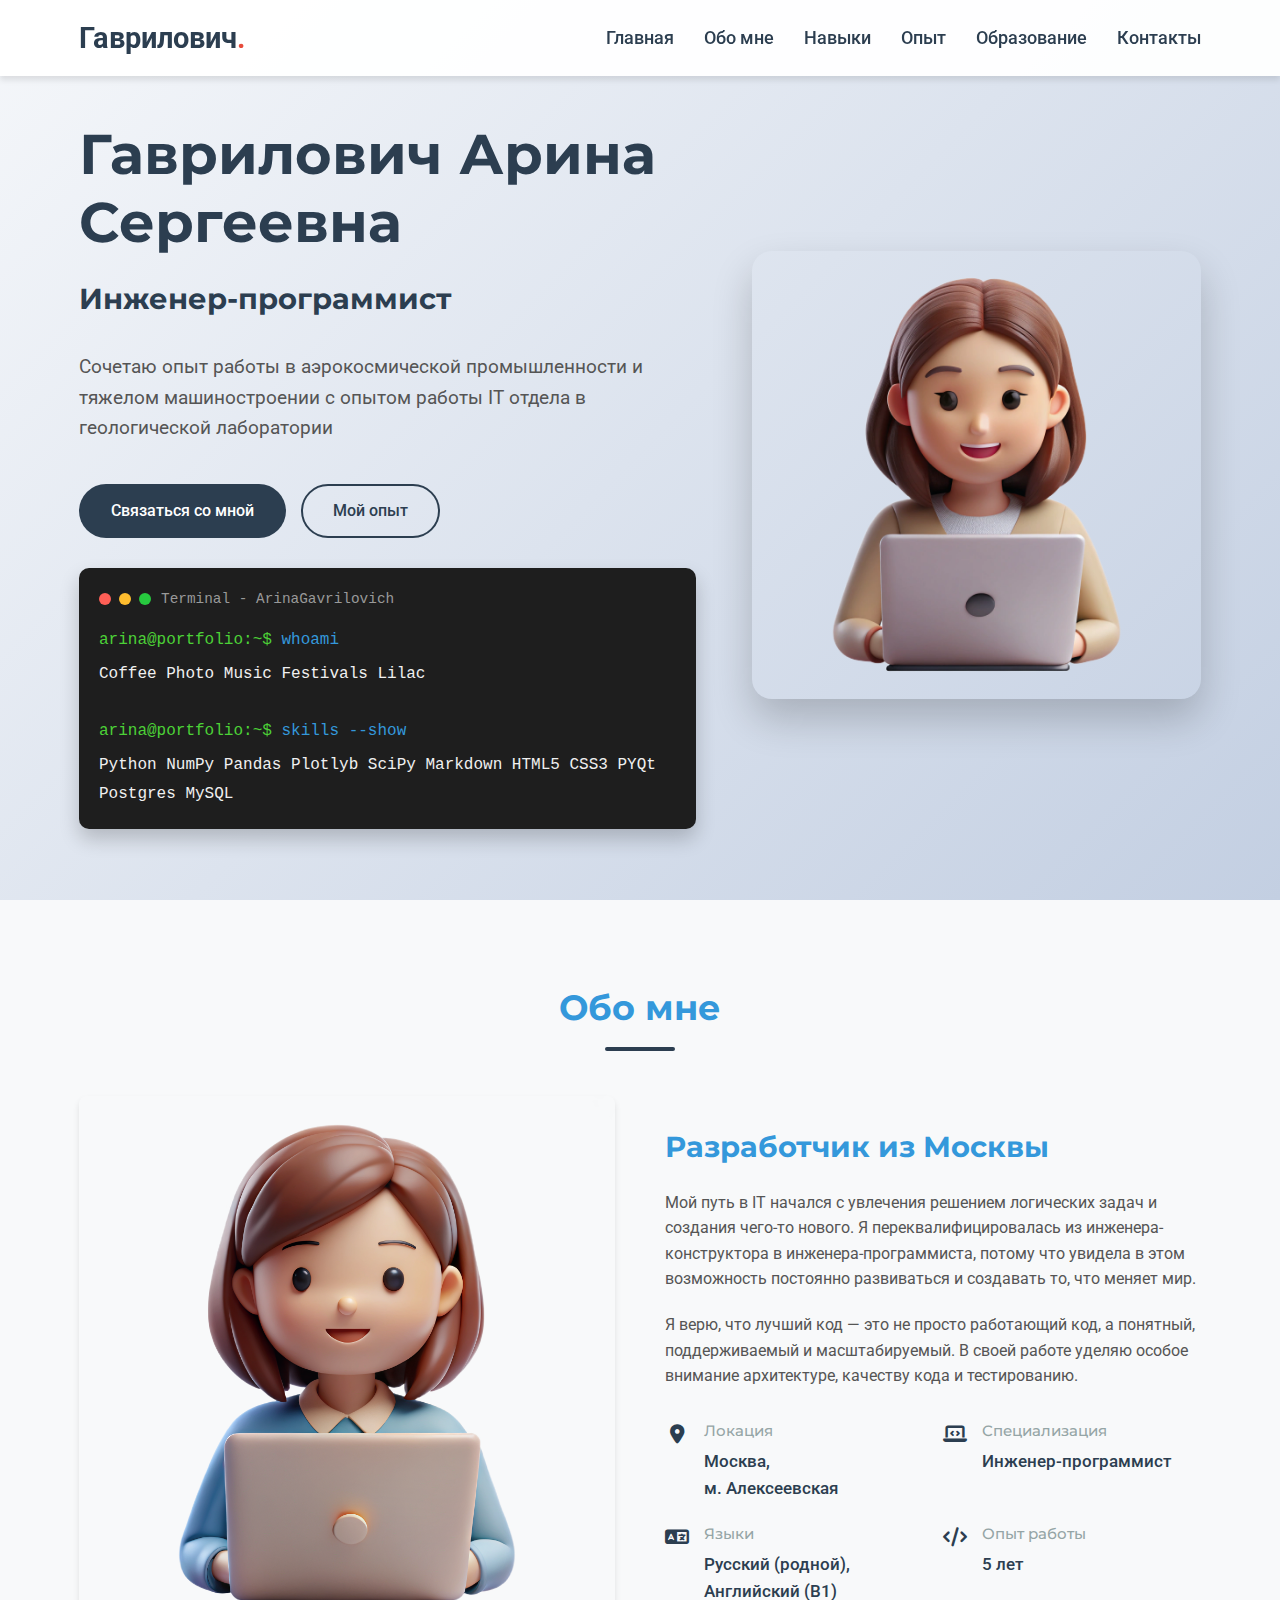
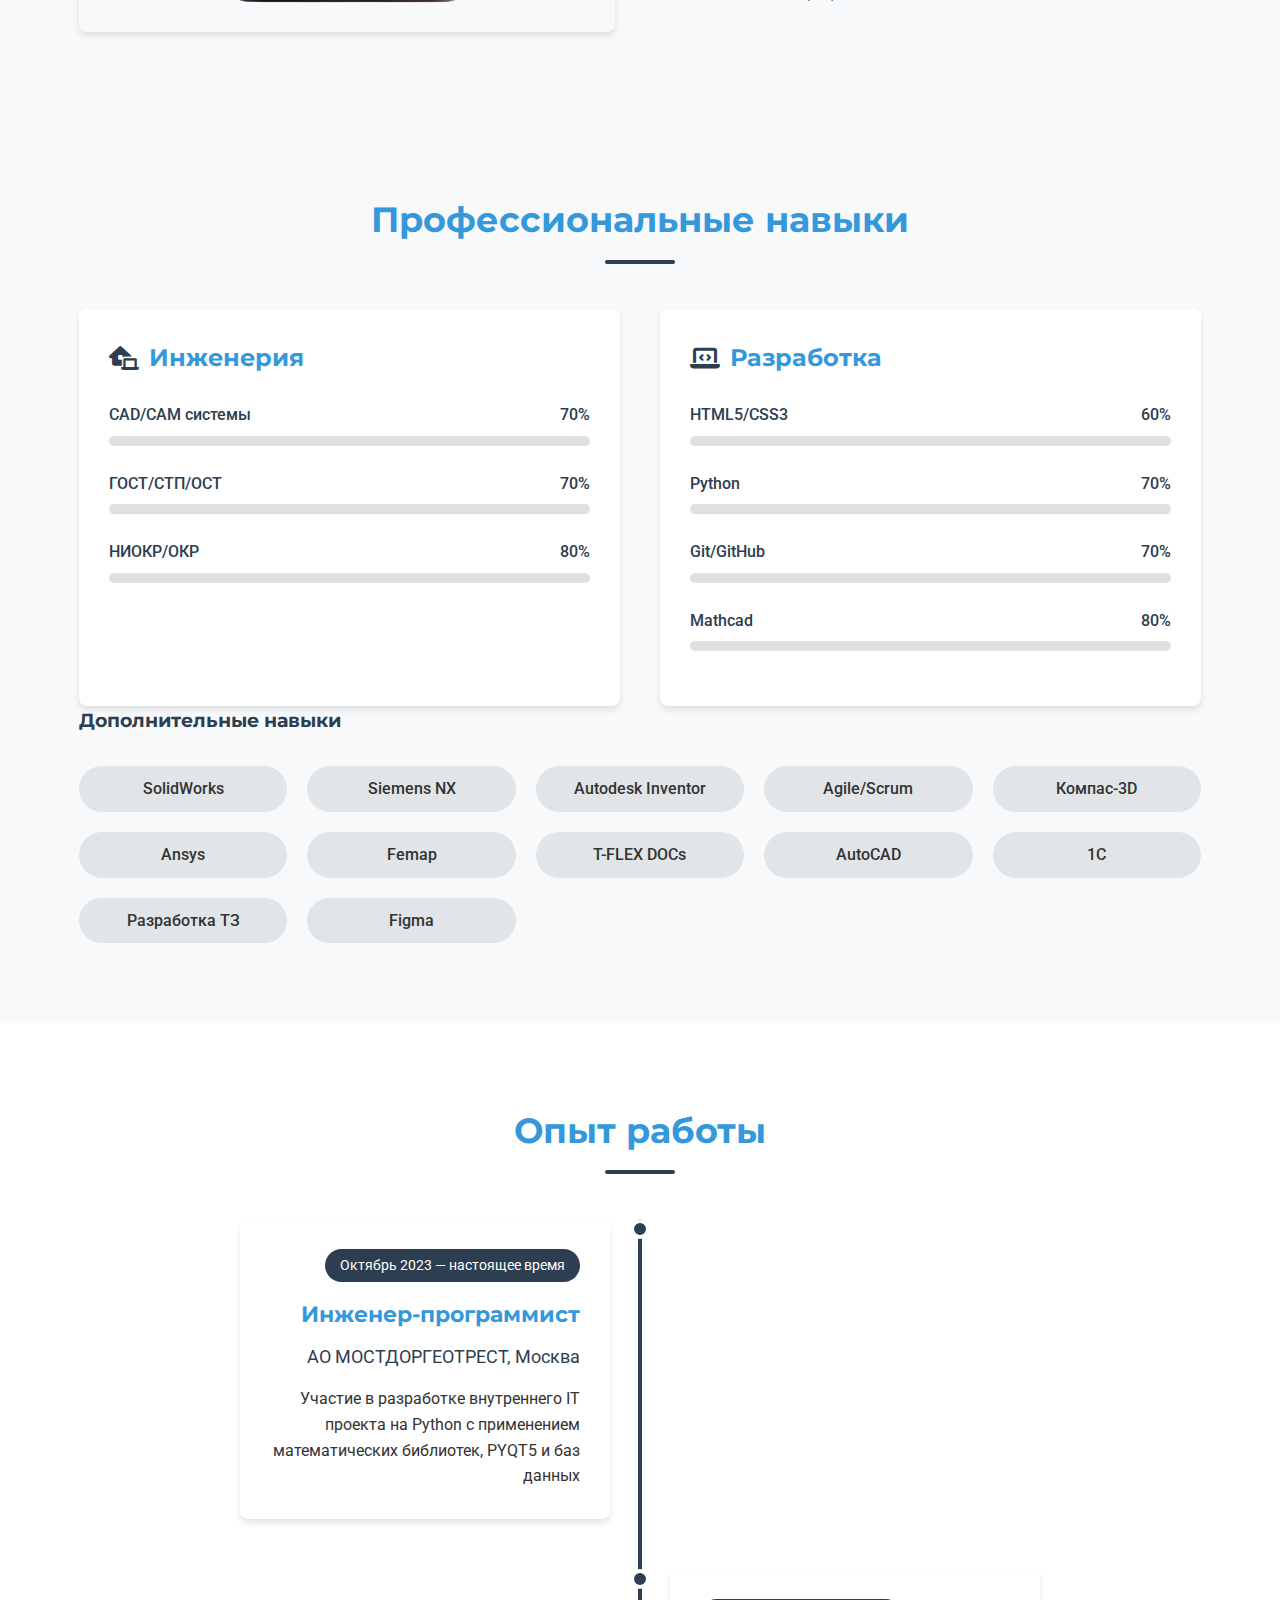
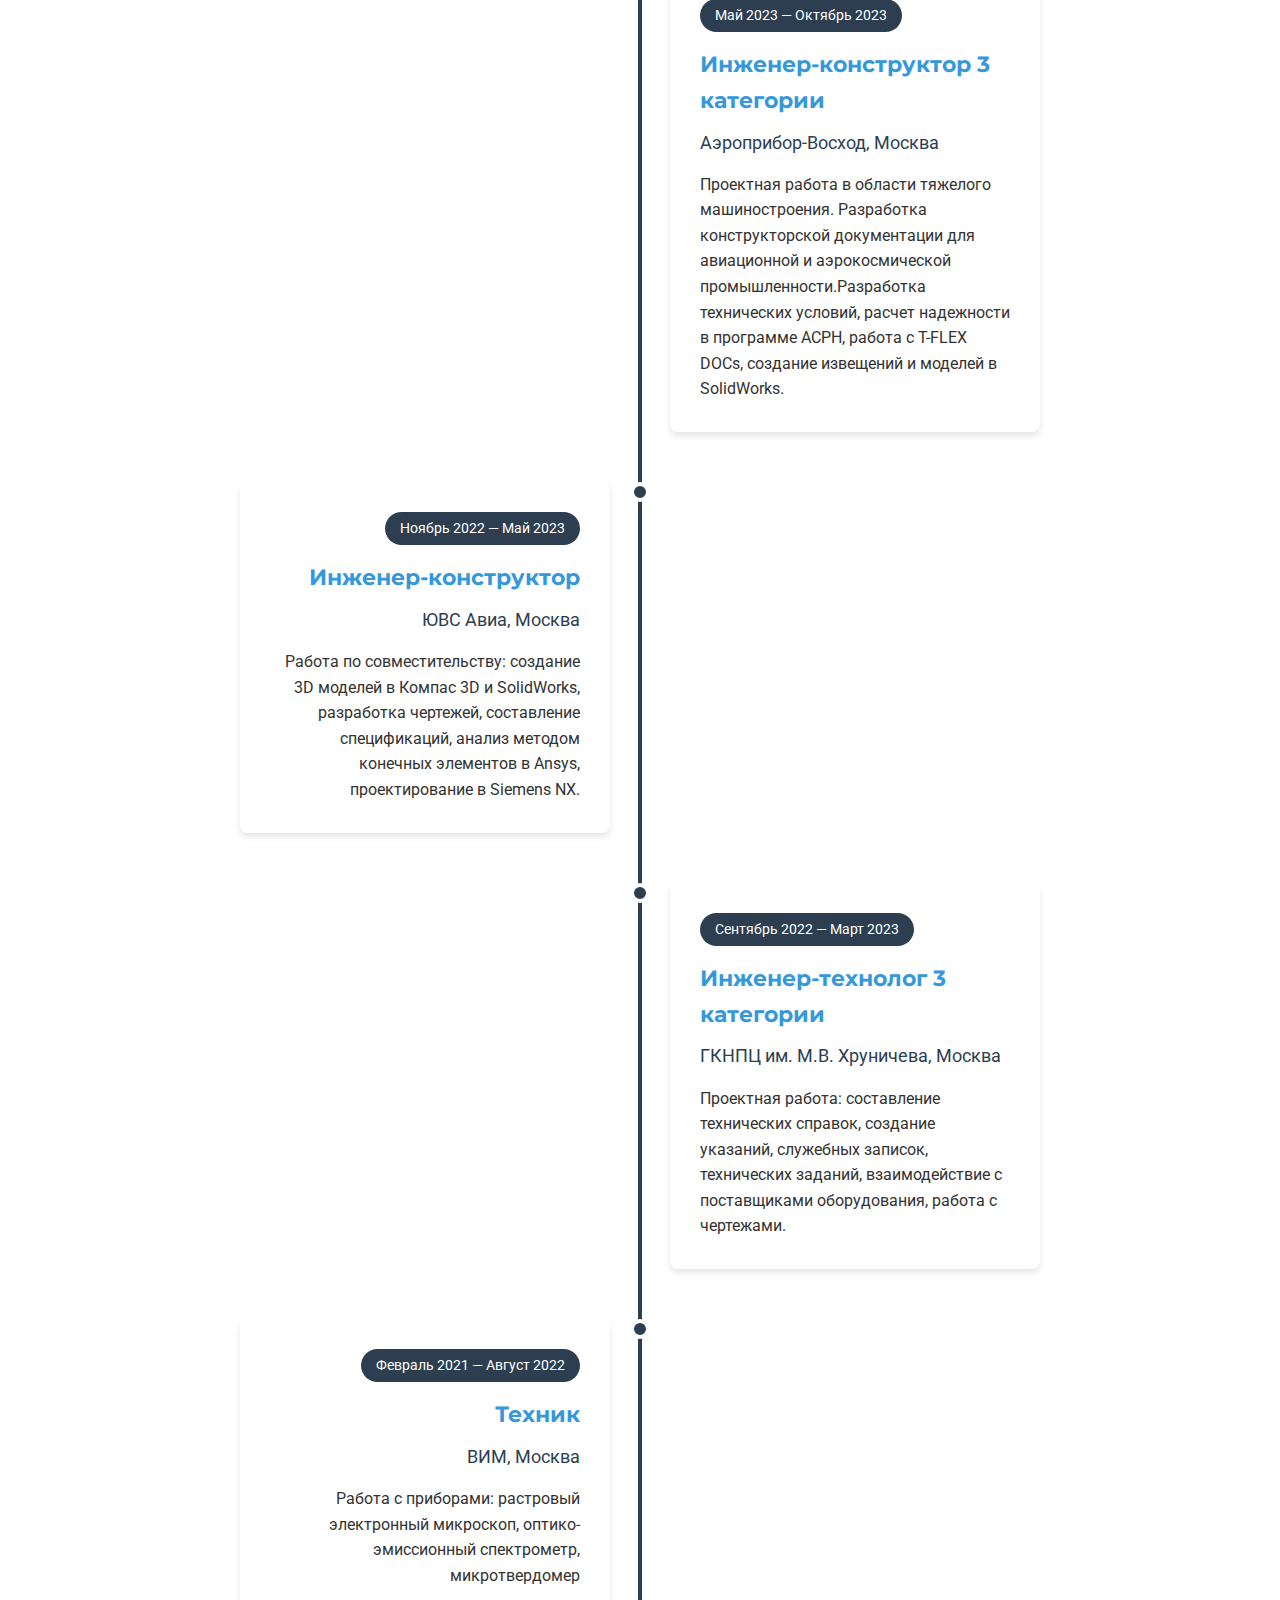
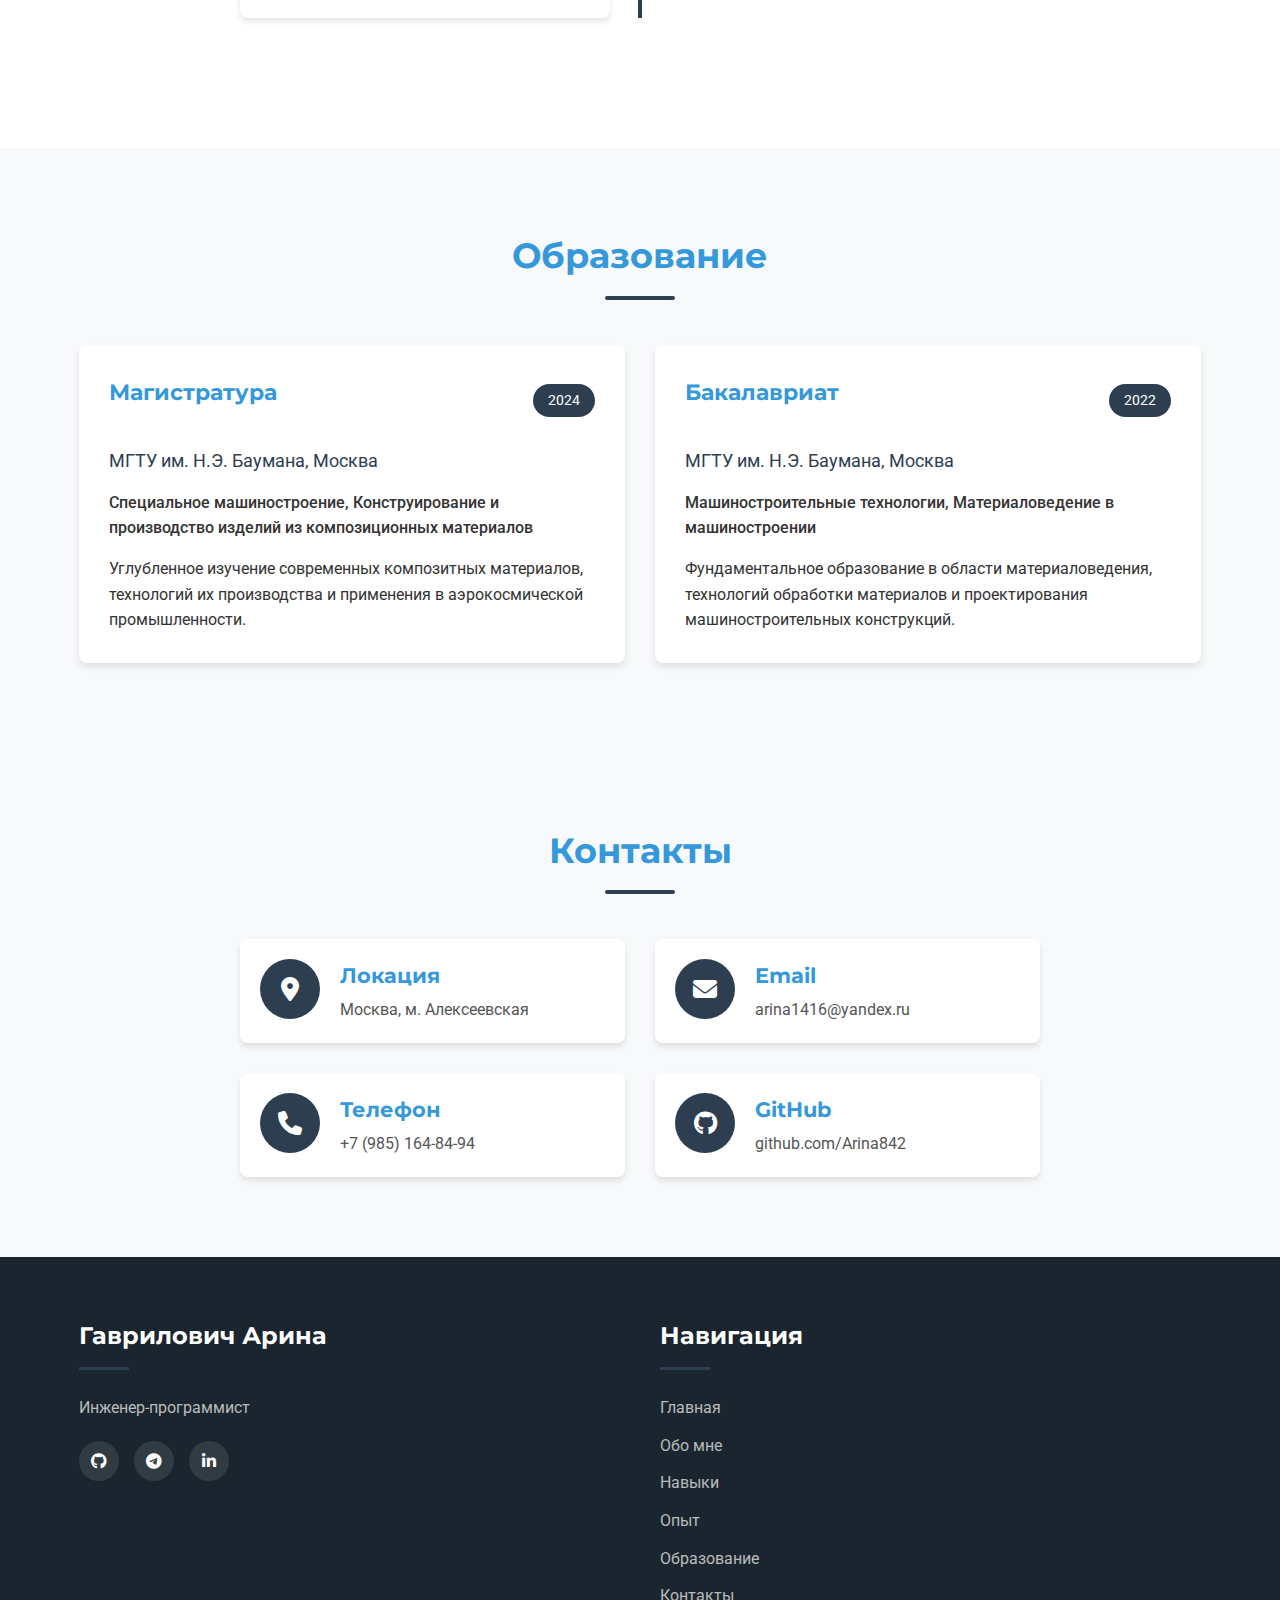
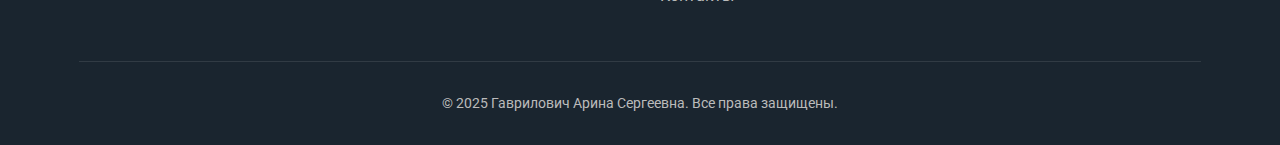
<file: index.html>
<!DOCTYPE html>
<html lang="ru">
<head>
    <meta charset="UTF-8">
    <meta name="viewport" content="width=device-width, initial-scale=1.0">
    <title>Гаврилович Арина - Инженер-программист</title>
    <link rel="stylesheet" href="https://cdnjs.cloudflare.com/ajax/libs/font-awesome/6.4.0/css/all.min.css">
    <link href="https://fonts.googleapis.com/css2?family=Roboto:wght@300;400;500;700&family=Montserrat:wght@500;600;700&display=swap" rel="stylesheet">
    <link rel="stylesheet" href="css/style.css">
</head>
<body>
    <!-- Header -->
    <header>
        <div class="container header-container">
            <a href="#" class="logo">Гаврилович<span>.</span></a>
            <ul class="nav-menu">
                <li><a href="#home">Главная</a></li>
                <li><a href="#about">Обо мне</a></li>
                <li><a href="#skills">Навыки</a></li>
                <li><a href="#experience">Опыт</a></li>
                <li><a href="#education">Образование</a></li>
                <li><a href="#contact">Контакты</a></li>
            </ul>
            <div class="hamburger">
                <i class="fas fa-bars"></i>
            </div>
        </div>
    </header>

    <!-- Hero Section -->
    <section id="home" class="hero">
        <div class="container">
            <div class="hero-content">
                <h1 class="hero-title">Гаврилович Арина Сергеевна</h1>
                <h2 class="hero-subtitle">Инженер-программист</h2>
                <p class="hero-text">Сочетаю опыт работы в аэрокосмической промышленности и тяжелом машиностроении с опытом работы IT отдела в геологической лаборатории</p>
                <div class="hero-btns">
                    <a href="#contact" class="btn btn-primary">Связаться со мной</a>
                    <a href="#experience" class="btn btn-outline">Мой опыт</a>
                </div>
                
                <div class="terminal-effect">
                    <div class="terminal-header">
                        <div class="terminal-dots">
                            <div class="terminal-dot red"></div>
                            <div class="terminal-dot yellow"></div>
                            <div class="terminal-dot green"></div>
                        </div>
                        <div class="terminal-title">Terminal - ArinaGavrilovich</div>
                    </div>
                    <div class="terminal-content">
                        <span class="prompt">arina@portfolio:~$</span> <span class="command">whoami</span>
                        <span class="output">Coffee Photo Music Festivals Lilac</span>
                        <br>
                        <span class="prompt">arina@portfolio:~$</span> <span class="command">skills --show</span>
                        <span class="output">Python NumPy Pandas Plotlyb SciPy Markdown HTML5 CSS3 PYQt Postgres MySQL</span>
                    </div>
                </div>
            </div>
            <div class="hero-img-container">
                <img src="img/hero-image.png" alt="Гаврилович Арина Сергеевна" class="hero-img">
            </div>
        </div>
    </section>

    <!-- About Section -->
    <section id="about" class="about">
        <div class="container">
            <h2 class="section-title">Обо мне</h2>
            <div class="about-content">
                <div class="about-img">
                    <img src="img/about-image.png" alt="Гаврилович Арина Сергеевна">
                </div>
                <div class="about-text">
                    <h3>Разработчик из Москвы</h3>
                    <p>Мой путь в IT начался с увлечения решением логических задач и создания чего-то нового. Я переквалифицировалась из инженера-конструктора в инженера-программиста, потому что увидела в этом возможность постоянно развиваться и создавать то, что меняет мир.</p>
                    <p>Я верю, что лучший код — это не просто работающий код, а понятный, поддерживаемый и масштабируемый. В своей работе уделяю особое внимание архитектуре, качеству кода и тестированию.</p>
                    <div class="about-info">
                        <div class="info-item">
                            <div class="info-icon">
                                <i class="fas fa-map-marker-alt"></i>
                            </div>
                            <div class="info-text">
                                <h4>Локация</h4>
                                <p>Москва,</p>
                                <p>м. Алексеевская</p>
                            </div>
                        </div>
                        <div class="info-item">
                            <div class="info-icon">
                                <i class="fas fa-laptop-code"></i>
                            </div>
                            <div class="info-text">
                                <h4>Специализация</h4>
                                <p>Инженер-программист</p>
                            </div>
                        </div>
                        <div class="info-item">
                            <div class="info-icon">
                                <i class="fas fa-language"></i>
                            </div>
                            <div class="info-text">
                                <h4>Языки</h4>
                                <p>Русский (родной), Английский (B1)</p>
                            </div>
                        </div>
                        <div class="info-item">
                            <div class="info-icon">
                                <i class="fas fa-code"></i>
                            </div>
                            <div class="info-text">
                                <h4>Опыт работы</h4>
                                <p>5 лет</p>
                            </div>
                        </div>
                    </div>
                </div>
            </div>
        </div>
    </section>

    <!-- Skills Section -->
    <section id="skills" class="skills">
        </div>
        <div class="container">
            <h2 class="section-title">Профессиональные навыки</h2>
            <div class="skills-container">
                <div class="skills-category">
                    <h3><i class="fas fa-laptop-house"></i> Инженерия</h3>
                    <div class="skill-item">
                        <div class="skill-header">
                            <span class="skill-name">CAD/CAM системы</span>
                            <span class="skill-percentage">70%</span>
                        </div>
                        <div class="skill-bar">
                            <div class="skill-progress" style="width: 70%"></div>
                        </div>
                    </div>
                    <div class="skill-item">
                        <div class="skill-header">
                            <span class="skill-name">ГОСТ/СТП/ОСТ</span>
                            <span class="skill-percentage">70%</span>
                        </div>
                        <div class="skill-bar">
                            <div class="skill-progress" style="width: 70%"></div>
                        </div>
                    </div>
                    <div class="skill-item">
                        <div class="skill-header">
                            <span class="skill-name">НИОКР/ОКР</span>
                            <span class="skill-percentage">80%</span>
                        </div>
                        <div class="skill-bar">
                            <div class="skill-progress" style="width: 80%"></div>
                        </div>
                    </div>
                </div>
                
                <div class="skills-category">
                    <h3><i class="fas fa-laptop-code"></i> Разработка</h3>
                    <div class="skill-item">
                        <div class="skill-header">
                            <span class="skill-name">HTML5/CSS3</span>
                            <span class="skill-percentage">60%</span>
                        </div>
                        <div class="skill-bar">
                            <div class="skill-progress" style="width: 60%"></div>
                        </div>
                    </div>
                    <div class="skill-item">
                        <div class="skill-header">
                            <span class="skill-name">Python</span>
                            <span class="skill-percentage">70%</span>
                        </div>
                        <div class="skill-bar">
                            <div class="skill-progress" style="width: 70%"></div>
                        </div>
                    </div>
                    <div class="skill-item">
                        <div class="skill-header">
                            <span class="skill-name">Git/GitHub</span>
                            <span class="skill-percentage">70%</span>
                        </div>
                        <div class="skill-bar">
                            <div class="skill-progress" style="width: 70%"></div>
                        </div>
                    </div>
                    <div class="skill-item">
                        <div class="skill-header">
                            <span class="skill-name">Mathcad</span>
                            <span class="skill-percentage">80%</span>
                        </div>
                        <div class="skill-bar">
                            <div class="skill-progress" style="width: 80%"></div>
                        </div>
                    </div>
                </div>
            </div>
            
            <h3 class="additional-skills-title">Дополнительные навыки</h3>
            <div class="skills-grid">
                <div class="skill-tag">SolidWorks</div>
                <div class="skill-tag">Siemens NX</div>
                <div class="skill-tag">Autodesk Inventor</div>
                <div class="skill-tag">Agile/Scrum</div>
                <div class="skill-tag">Компас-3D</div>
                <div class="skill-tag">Ansys</div>
                <div class="skill-tag">Femap</div>
                <div class="skill-tag">T-FLEX DOCs</div>
                <div class="skill-tag">AutoCAD</div>
                <div class="skill-tag">1C</div>
                <div class="skill-tag">Разработка ТЗ</div>
                <div class="skill-tag">Figma</div>
            </div>
        </div>
    </section>

    <!-- Experience Section -->
    <section id="experience" class="experience">
        <div class="container">
            <h2 class="section-title">Опыт работы</h2>
            <div class="timeline">
                <div class="timeline-item">
                    <div class="timeline-dot"></div>
                    <div class="timeline-content">
                        <span class="timeline-date">Октябрь 2023 — настоящее время</span>
                        <h3 class="timeline-title">Инженер-программист</h3>
                        <span class="timeline-company">АО МОСТДОРГЕОТРЕСТ, Москва</span>
                        <p>Участие в разработке внутреннего IT проекта на Python с применением математических библиотек, PYQT5 и баз данных</p>
                    </div>
                </div>
                
                <div class="timeline-item">
                    <div class="timeline-dot"></div>
                    <div class="timeline-content">
                        <span class="timeline-date">Май 2023 — Октябрь 2023</span>
                        <h3 class="timeline-title">Инженер-конструктор 3 категории</h3>
                        <span class="timeline-company">Аэроприбор-Восход, Москва</span>
                        <p>Проектная работа в области тяжелого машиностроения. Разработка конструкторской документации для авиационной и аэрокосмической промышленности.Разработка технических условий, расчет надежности в программе АСРН, работа с T-FLEX DOCs, создание извещений и моделей в SolidWorks.</p></div>
                </div>
                
                <div class="timeline-item">
                    <div class="timeline-dot"></div>
                    <div class="timeline-content">
                        <span class="timeline-date">Ноябрь 2022 — Май 2023</span>
                        <h3 class="timeline-title">Инженер-конструктор</h3>
                       <span class="timeline-company">ЮВС Авиа, Москва</span>
                        <p>Работа по совместительству: создание 3D моделей в Компас 3D и SolidWorks, разработка чертежей, составление спецификаций, анализ методом конечных элементов в Ansys, проектирование в Siemens NX.</p>
                    </div>
                </div>
                
                <div class="timeline-item">
                    <div class="timeline-dot"></div>
                    <div class="timeline-content">
                        <span class="timeline-date">Сентябрь 2022 — Март 2023</span>
                        <h3 class="timeline-title">Инженер-технолог 3 категории</h3>
                        <span class="timeline-company">ГКНПЦ им. М.В. Хруничева, Москва</span>
                        <p>Проектная работа: составление технических справок, создание указаний, служебных записок, технических заданий, взаимодействие с поставщиками оборудования, работа с чертежами.</p>
                    </div>
                </div>
                <div class="timeline-item">
                    <div class="timeline-dot"></div>
                    <div class="timeline-content">
                        <span class="timeline-date">Февраль 2021 — Август 2022</span>
                        <h3 class="timeline-title">Техник</h3>
                        <span class="timeline-company">ВИМ, Москва</span>
                        <p>Работа с приборами: растровый электронный микроскоп, оптико-эмиссионный спектрометр, микротвердомер</p>
                    </div>
                </div>
            </div>
        </div>
    </section>

    <!-- Education Section -->
    <section id="education" class="education">
        <div class="container">
            <h2 class="section-title">Образование</h2>
            <div class="education-container">
                <div class="education-card">
                    <div class="education-header">
                        <h3 class="education-title">Магистратура</h3>
                        <span class="education-date">2024</span>
                    </div>
                    <span class="education-university">МГТУ им. Н.Э. Баумана, Москва</span>
                    <p class="education-specialty">Специальное машиностроение, Конструирование и производство изделий из композиционных материалов</p>
                    <p>Углубленное изучение современных композитных материалов, технологий их производства и применения в аэрокосмической промышленности.</p>
                </div>
                
                <div class="education-card">
                    <div class="education-header">
                        <h3 class="education-title">Бакалавриат</h3>
                        <span class="education-date">2022</span>
                    </div>
                    <span class="education-university">МГТУ им. Н.Э. Баумана, Москва</span>
                    <p class="education-specialty">Машиностроительные технологии, Материаловедение в машиностроении</p>
                     <p>Фундаментальное образование в области материаловедения, технологий обработки материалов и проектирования машиностроительных конструкций.</p>
                </div>
            </div>
        </div>
    </section>

    <!-- Contact Section -->
    <section id="contact" class="contact">

        <div class="container">
            <h2 class="section-title">Контакты</h2>
            <div class="contact-container">
                <div class="contact-info">
                    <div class="contact-item">
                        <div class="contact-icon">
                            <i class="fas fa-map-marker-alt"></i>
                        </div>
                        <div class="contact-text">
                            <h4>Локация</h4>
                            <a href="https://yandex.ru/maps/-/CPEQQZk~">Москва, м. Алексеевская</a>
                        </div>
                    </div>
                    
                    <div class="contact-item">
                        <div class="contact-icon">
                            <i class="fas fa-envelope"></i>
                        </div>
                        <div class="contact-text">
                            <h4>Email</h4>
                            <a href="mailto:arina1416@yandex.ru">arina1416@yandex.ru</a>
                        </div>
                    </div>
                    
                    <div class="contact-item">
                        <div class="contact-icon">
                            <i class="fas fa-phone"></i>
                        </div>
                        <div class="contact-text">
                            <h4>Телефон</h4>
                            <a href="tel:+79851648494">+7 (985) 164-84-94</a>
                        </div>
                    </div>
                    
                    <div class="contact-item">
                        <div class="contact-icon">
                            <i class="fab fa-github"></i>
                        </div>
                        <div class="contact-text">
                            <h4>GitHub</h4>
                            <a href="https://github.com/Arina842" target="_blank">github.com/Arina842</a>
                        </div>
                    </div>
                </div>
            </div>
        </div>
    </section>

    <!-- Footer -->
    <footer>
        <div class="container">
            <div class="footer-container">
                <div class="footer-col">
                    <h3>Гаврилович Арина</h3>
                    <p>Инженер-программист</p>
                    <div class="social-links">
                        <a href="https://github.com/Arina842" class="social-link"><i class="fab fa-github"></i></a>
                        <a href="https://t.me/Sunshine842" class="social-link"><i class="fab fa-telegram"></i></a>
                        <a href="https://linkedin.com/in/arinagavrilovich" class="social-link"><i class="fab fa-linkedin-in"></i></a>
                    </div>
                </div>
                
                <div class="footer-col">
                    <h3>Навигация</h3>
                    <ul class="footer-links">
                        <li><a href="#home">Главная</a></li>
                        <li><a href="#about">Обо мне</a></li>
                        <li><a href="#skills">Навыки</a></li>
                        <li><a href="#experience">Опыт</a></li>
                        <li><a href="#education">Образование</a></li>
                        <li><a href="#contact">Контакты</a></li>
                    </ul>
                </div>
            </div>
            <div class="copyright">
                <p>&copy; 2025 Гаврилович Арина Сергеевна. Все права защищены.</p>
            </div>
        </div>
    </footer>

    <script src="js/script.js"></script>
</body>
</html>
</file>
<file: css/style.css>
:root {
    --primary: #2c3e50;
    --secondary: #3498db;
    --accent: #e74c3c;
    --light: #ecf0f1;
    --dark: #2c3e50;
    --gray: #95a5a6;
    --bg-light: #f8f9fa;
    --bg-dark: #1a252f;
    --transition: all 0.3s ease;
    --shadow: 0 4px 6px rgba(0, 0, 0, 0.1);
    --border-radius: 8px;
}

* {
    margin: 0;
    padding: 0;
    box-sizing: border-box;
}

body {
    font-family: 'Roboto', sans-serif;
    line-height: 1.6;
    color: #333;
    background-color: var(--bg-light);
    overflow-x: hidden;
}

h1, h2, h3, h4, h5 {
    font-family: 'Montserrat', sans-serif;
    font-weight: 700;
    margin-bottom: 1rem;
    color: var(--dark);
}

a {
    text-decoration: none;
    color: var(--primary);
    transition: var(--transition);
}

a:hover {
    color: var(--accent);
}

.container {
    width: 90%;
    max-width: 1200px;
    margin: 0 auto;
    padding: 0 15px;
}

section {
    padding: 80px 0;
}

.section-title {
    position: relative;
    font-size: 2.2rem;
    text-align: center;
    margin-bottom: 60px;
    color: var(--secondary);
}

.section-title:after {
    content: '';
    position: absolute;
    bottom: -15px;
    left: 50%;
    transform: translateX(-50%);
    width: 70px;
    height: 4px;
    background: var(--primary);
    border-radius: 2px;
}

/* Header */
header {
    position: fixed;
    top: 0;
    left: 0;
    width: 100%;
    z-index: 1000;
    background-color: rgba(255, 255, 255, 0.95);
    box-shadow: var(--shadow);
    padding: 15px 0;
    transition: var(--transition);
}

header.scrolled {
    padding: 10px 0;
}

.header-container {
    display: flex;
    justify-content: space-between;
    align-items: center;
}

.logo {
    font-size: 1.8rem;
    font-weight: 700;
    color: var(--primary);
}

.logo span {
    color: var(--accent);
}

.nav-menu {
    display: flex;
    list-style: none;
}

.nav-menu li {
    margin-left: 30px;
}

.nav-menu a {
    font-weight: 500;
    font-size: 1.1rem;
    color: var(--dark);
    position: relative;
}

.nav-menu a:after {
    content: '';
    position: absolute;
    bottom: -5px;
    left: 0;
    width: 0;
    height: 2px;
    background: var(--primary);
    transition: var(--transition);
}

.nav-menu a:hover:after {
    width: 100%;
}

.hamburger {
    display: none;
    cursor: pointer;
}

/* Hero Section */
.hero {
    min-height: 100vh;
    display: flex;
    align-items: center;
    background: linear-gradient(135deg, #f5f7fa 0%, #c3cfe2 100%);
    padding: 100px 0 50px;
    position: relative;
    overflow: visible;
}

.hero .container {
    display: flex;
    justify-content: space-between;
    align-items: center;
    gap: 5%;
    position: relative;
    z-index: 2;
}

.hero-content {
    flex: 0 0 55%;
    max-width: 55%;
}

.hero-img-container {
    flex: 0 0 40%;
    max-width: 40%;
    display: flex;
    justify-content: center;
    align-items: center;
    position: relative;
}

.hero-img {
    width: 100%;
    max-width: 100%;
    height: auto;
    border-radius: 20px;
    box-shadow: 0 20px 40px rgba(0, 0, 0, 0.2);
    animation: float 6s ease-in-out infinite;
}

@keyframes float {
    0% { transform: translateY(0); }
    50% { transform: translateY(-20px); }
    100% { transform: translateY(0); }
}

.hero-title {
    font-size: 3.5rem;
    line-height: 1.2;
    margin-bottom: 20px;
    color: var(--dark);
}

.hero-subtitle {
    font-size: 1.8rem;
    color: var(--primary);
    margin-bottom: 30px;
}

.hero-text {
    font-size: 1.2rem;
    margin-bottom: 40px;
    color: #555;
}

.hero-btns {
    display: flex;
    gap: 15px;
    flex-wrap: wrap;
}

.btn {
    display: inline-block;
    padding: 12px 30px;
    border-radius: 50px;
    font-weight: 500;
    font-size: 1rem;
    text-align: center;
    transition: var(--transition);
    cursor: pointer;
    border: 2px solid transparent;
}

.btn-primary {
    background: var(--primary);
    color: white;
}

.btn-primary:hover {
    background: #1a252f;
    transform: translateY(-3px);
    box-shadow: 0 10px 20px rgba(0, 0, 0, 0.1);
}

.btn-outline {
    background: transparent;
    border-color: var(--primary);
    color: var(--primary);
}

.btn-outline:hover {
    background: var(--primary);
    color: white;
    transform: translateY(-3px);
    box-shadow: 0 10px 20px rgba(0, 0, 0, 0.1);
}

/* Terminal effect */
.terminal-effect {
    background: #1e1e1e;
    color: #f0f0f0;
    border-radius: 10px;
    padding: 20px;
    font-family: 'Courier New', monospace;
    margin-top: 30px;
    box-shadow: 0 10px 20px rgba(0, 0, 0, 0.2);
    position: relative;
    overflow: hidden;
}

.terminal-header {
    display: flex;
    align-items: center;
    margin-bottom: 15px;
}

.terminal-dots {
    display: flex;
    gap: 8px;
    margin-right: 10px;
}

.terminal-dot {
    width: 12px;
    height: 12px;
    border-radius: 50%;
}

.terminal-dot.red { background: #ff5f56; }
.terminal-dot.yellow { background: #ffbd2e; }
.terminal-dot.green { background: #27c93f; }

.terminal-title {
    font-size: 0.9rem;
    color: #999;
}

.terminal-content {
    line-height: 1.8;
    font-size: 1rem;
}

.terminal-content .prompt {
    color: #4cd137;
}

.terminal-content .command {
    color: #3498db;
}

.terminal-content .output {
    color: #f0f0f0;
    display: block;
    margin-top: 5px;
}

/* About Section */
.about-content {
    display: grid;
    grid-template-columns: 1fr 1fr;
    gap: 50px;
    align-items: center;
}

.about-img {
    border-radius: var(--border-radius);
    overflow: hidden;
    box-shadow: var(--shadow);
    height: 100%;
    display: flex;
    align-items: center;
}

.about-img img {
    width: 100%;
    height: auto;
    display: block;
    transition: var(--transition);
    object-fit: cover;
}

.about-img:hover img {
    transform: scale(1.05);
}

.about-text h3 {
    font-size: 1.8rem;
    margin-bottom: 20px;
    color: var(--secondary);
}

.about-text p {
    margin-bottom: 20px;
    color: #555;
}

.about-info {
    display: grid;
    grid-template-columns: repeat(2, 1fr);
    gap: 20px;
    margin-top: 30px;
}

.info-item {
    display: flex;
    gap: 15px;
    align-items: flex-start;
}

.info-icon {
    width: 24px;
    height: 24px;
    display: flex;
    align-items: center;
    justify-content: center;
    flex-shrink: 0;
    margin-top: 4px;
}

.info-icon i {
    font-size: 1.2rem;
    color: var(--primary);
}

.info-text {
    flex: 1;
}

.info-text h4 {
    font-size: 0.95rem;
    margin-bottom: 5px;
    color: var(--gray);
    font-weight: 500;
}

.info-text p {
    margin: 0;
    font-weight: 500;
    color: var(--dark);
    font-size: 1.05rem;
}

/* Skills Section */
.skills {
    background-color: var(--bg-light);
}

.skills-container {
    display: grid;
    grid-template-columns: repeat(2, 1fr);
    gap: 40px;
}

.skills-category {
    background: white;
    border-radius: var(--border-radius);
    padding: 30px;
    box-shadow: var(--shadow);
    transition: var(--transition);
}

.skills-category:hover {
    transform: translateY(-10px);
    box-shadow: 0 15px 30px rgba(0, 0, 0, 0.1);
}

.skills-category h3 {
    font-size: 1.5rem;
    color: var(--secondary);
    margin-bottom: 25px;
    display: flex;
    align-items: center;
}

.skills-category h3 i {
    margin-right: 10px;
    color: var(--primary);
}

.skill-item {
    margin-bottom: 25px;
}

.skill-header {
    display: flex;
    justify-content: space-between;
    margin-bottom: 8px;
}

.skill-name {
    font-weight: 500;
    color: var(--dark);
}

.skill-percentage {
    font-weight: 500;
    color: var(--primary);
}

.skill-bar {
    height: 10px;
    background: #e0e0e0;
    border-radius: 5px;
    overflow: hidden;
}

.skill-progress {
    height: 100%;
    background: var(--primary);
    border-radius: 5px;
    position: relative;
    width: 0;
    opacity: 0;
    transition: width 3s ease-out, opacity 1s ease-out;
}

/* Skills Grid */
.skills-grid {
    display: grid;
    grid-template-columns: repeat(auto-fill, minmax(200px, 1fr));
    gap: 20px;
    margin-top: 30px;
}

.skill-tag {
    background: rgba(44, 62, 80, 0.1);
    padding: 10px 15px;
    border-radius: 30px;
    text-align: center;
    font-weight: 500;
    transition: var(--transition);
}

.skill-tag:hover {
    background: var(--primary);
    color: white;
    transform: translateY(-3px);
}

/* Experience Section */
.experience {
    background-color: white;
}

.timeline {
    position: relative;
    max-width: 800px;
    margin: 0 auto;
}

.timeline:before {
    content: '';
    position: absolute;
    top: 0;
    left: 50%;
    transform: translateX(-50%);
    width: 4px;
    height: 100%;
    background: var(--primary);
}

.timeline-item {
    position: relative;
    margin-bottom: 50px;
    width: 100%;
}

.timeline-item:nth-child(odd) {
    padding-right: calc(50% + 30px);
    text-align: right;
}

.timeline-item:nth-child(even) {
    padding-left: calc(50% + 30px);
}

.timeline-dot {
    position: absolute;
    top: 0;
    left: 50%;
    transform: translateX(-50%);
    width: 20px;
    height: 20px;
    border-radius: 50%;
    background: var(--primary);
    border: 4px solid white;
    z-index: 1;
}

.timeline-content {
    background: white;
    padding: 30px;
    border-radius: var(--border-radius);
    box-shadow: var(--shadow);
    transition: var(--transition);
}

.timeline-content:hover {
    transform: translateY(-5px);
    box-shadow: 0 10px 25px rgba(0, 0, 0, 0.1);
}

.timeline-date {
    display: inline-block;
    padding: 5px 15px;
    background: var(--primary);
    color: white;
    border-radius: 20px;
    font-size: 0.9rem;
    margin-bottom: 15px;
}

.timeline-title {
    font-size: 1.4rem;
    margin-bottom: 10px;
    color: var(--secondary);
}

.timeline-company {
    font-size: 1.1rem;
    color: var(--primary);
    margin-bottom: 15px;
    display: block;
}

/* Education Section */
.education {
    background-color: var(--bg-light);
}

.education-container {
    display: grid;
    grid-template-columns: repeat(auto-fill, minmax(500px, 1fr));
    gap: 30px;
}

.education-card {
    background: white;
    border-radius: var(--border-radius);
    padding: 30px;
    box-shadow: var(--shadow);
    transition: var(--transition);
}

.education-card:hover {
    transform: translateY(-10px);
    box-shadow: 0 15px 30px rgba(0, 0, 0, 0.15);
}

.education-header {
    display: flex;
    justify-content: space-between;
    align-items: center;
    margin-bottom: 20px;
}

.education-title {
    font-size: 1.4rem;
    color: var(--secondary);
}

.education-date {
    background: var(--primary);
    color: white;
    padding: 5px 15px;
    border-radius: 20px;
    font-size: 0.9rem;
}

.education-university {
    font-size: 1.1rem;
    color: var(--primary);
    margin-bottom: 15px;
    display: block;
}

.education-specialty {
    margin-bottom: 15px;
    font-weight: 500;
}

/* Contact Section */
.contact-container {
    display: flex;
    flex-direction: column;
    align-items: center;
    max-width: 800px;
    margin: 0 auto;
}

.contact-info {
    display: grid;
    grid-template-columns: repeat(2, 1fr);
    gap: 30px;
    width: 100%;
}

.contact-item {
    display: flex;
    gap: 20px;
    padding: 20px;
    background: white;
    border-radius: var(--border-radius);
    box-shadow: var(--shadow);
    transition: var(--transition);
}

.contact-icon {
    width: 60px;
    height: 60px;
    background: var(--primary);
    border-radius: 50%;
    display: flex;
    align-items: center;
    justify-content: center;
    flex-shrink: 0;
}

.contact-icon i {
    font-size: 1.5rem;
    color: white;
}

.contact-text h4 {
    font-size: 1.3rem;
    margin-bottom: 5px;
    color: var(--secondary);
}

.contact-text p, .contact-text a {
    color: #555;
    margin: 0;
}

/* Footer */
footer {
    background: var(--bg-dark);
    color: white;
    padding: 60px 0 30px;
}

.footer-container {
    display: grid;
    grid-template-columns: repeat(2, 1fr);
    gap: 40px;
    margin-bottom: 40px;
}

.footer-col h3 {
    font-size: 1.5rem;
    margin-bottom: 25px;
    color: white;
    position: relative;
    padding-bottom: 15px;
}

.footer-col h3:after {
    content: '';
    position: absolute;
    bottom: 0;
    left: 0;
    width: 50px;
    height: 3px;
    background: var(--primary);
}

.footer-col p {
    color: #bbb;
    margin-bottom: 20px;
}

.social-links {
    display: flex;
    gap: 15px;
}

.social-link {
    display: flex;
    align-items: center;
    justify-content: center;
    width: 40px;
    height: 40px;
    border-radius: 50%;
    background: rgba(255, 255, 255, 0.1);
    color: white;
    transition: var(--transition);
}

.social-link:hover {
    background: var(--primary);
    transform: translateY(-5px);
}

.footer-links {
    list-style: none;
}

.footer-links li {
    margin-bottom: 12px;
}

.footer-links a {
    color: #bbb;
    transition: var(--transition);
}

.footer-links a:hover {
    color: var(--primary);
    padding-left: 5px;
}

.copyright {
    text-align: center;
    padding-top: 30px;
    border-top: 1px solid rgba(255, 255, 255, 0.1);
    color: #bbb;
    font-size: 0.9rem;
}

/* Responsive */
@media (max-width: 1200px) {
    .hero-title {
        font-size: 3rem;
    }
    
    .hero-subtitle {
        font-size: 1.6rem;
    }
}

@media (max-width: 992px) {
    .hero .container {
        flex-direction: column;
    }
    
    .hero-content,
    .hero-img-container {
        flex: 0 0 100%;
        max-width: 100%;
    }
    
    .hero-img-container {
        margin-top: 50px;
        max-width: 80%;
    }
    
    .hero-img {
        animation: none;
    }
    
    .about-content,
    .skills-container {
        grid-template-columns: 1fr;
    }
    
    .timeline:before {
        left: 30px;
    }
    
    .timeline-item:nth-child(odd),
    .timeline-item:nth-child(even) {
        padding: 0 0 0 70px;
        text-align: left;
    }
    
    .timeline-dot {
        left: 30px;
    }
    
    .footer-container {
        grid-template-columns: repeat(2, 1fr);
    }

    .education-container {
        grid-template-columns: 1fr;
    }
    
    .contact-info {
        grid-template-columns: 1fr;
    }
    
    /* About section adjustments */
    .about-img {
        max-width: 80%;
        margin: 0 auto;
    }
}

@media (max-width: 768px) {
    .nav-menu {
        position: fixed;
        top: 70px;
        right: -100%;
        width: 70%;
        height: calc(100vh - 70px);
        background: white;
        flex-direction: column;
        align-items: center;
        padding-top: 40px;
        transition: var(--transition);
        box-shadow: -5px 0 15px rgba(0, 0, 0, 0.1);
    }
    
    .nav-menu.active {
        right: 0;
    }
    
    .nav-menu li {
        margin: 15px 0;
    }
    
    .hamburger {
        display: block;
    }
    
    .hero {
        padding-top: 120px;
        text-align: center;
        min-height: auto;
    }
    
    .hero-content {
        margin: 0 auto;
    }
    
    .hero-btns {
        justify-content: center;
    }
    
    .hero-img-container {
        max-width: 100%;
        margin-top: 40px;
    }
    
    .hero-title {
        font-size: 2.5rem;
    }
    
    .hero-subtitle {
        font-size: 1.4rem;
    }
    
    .terminal-effect {
        text-align: left;
    }
}

@media (max-width: 576px) {
    .footer-container {
        grid-template-columns: 1fr;
    }
    
    .info-item {
        grid-column: span 2;
    }
    
    .skills-grid {
        grid-template-columns: repeat(2, 1fr);
    }

    .education-container {
        grid-template-columns: 1fr;
    }
    
    .hero-title {
        font-size: 2.2rem;
    }
    
    .hero-subtitle {
        font-size: 1.3rem;
    }
    
    /* About section adjustments */
    .about-info {
        grid-template-columns: 1fr;
    }
    
    .hero-btns {
        flex-direction: column;
        gap: 10px;
    }
    
    .btn {
        width: 100%;
    }
}
</file>
